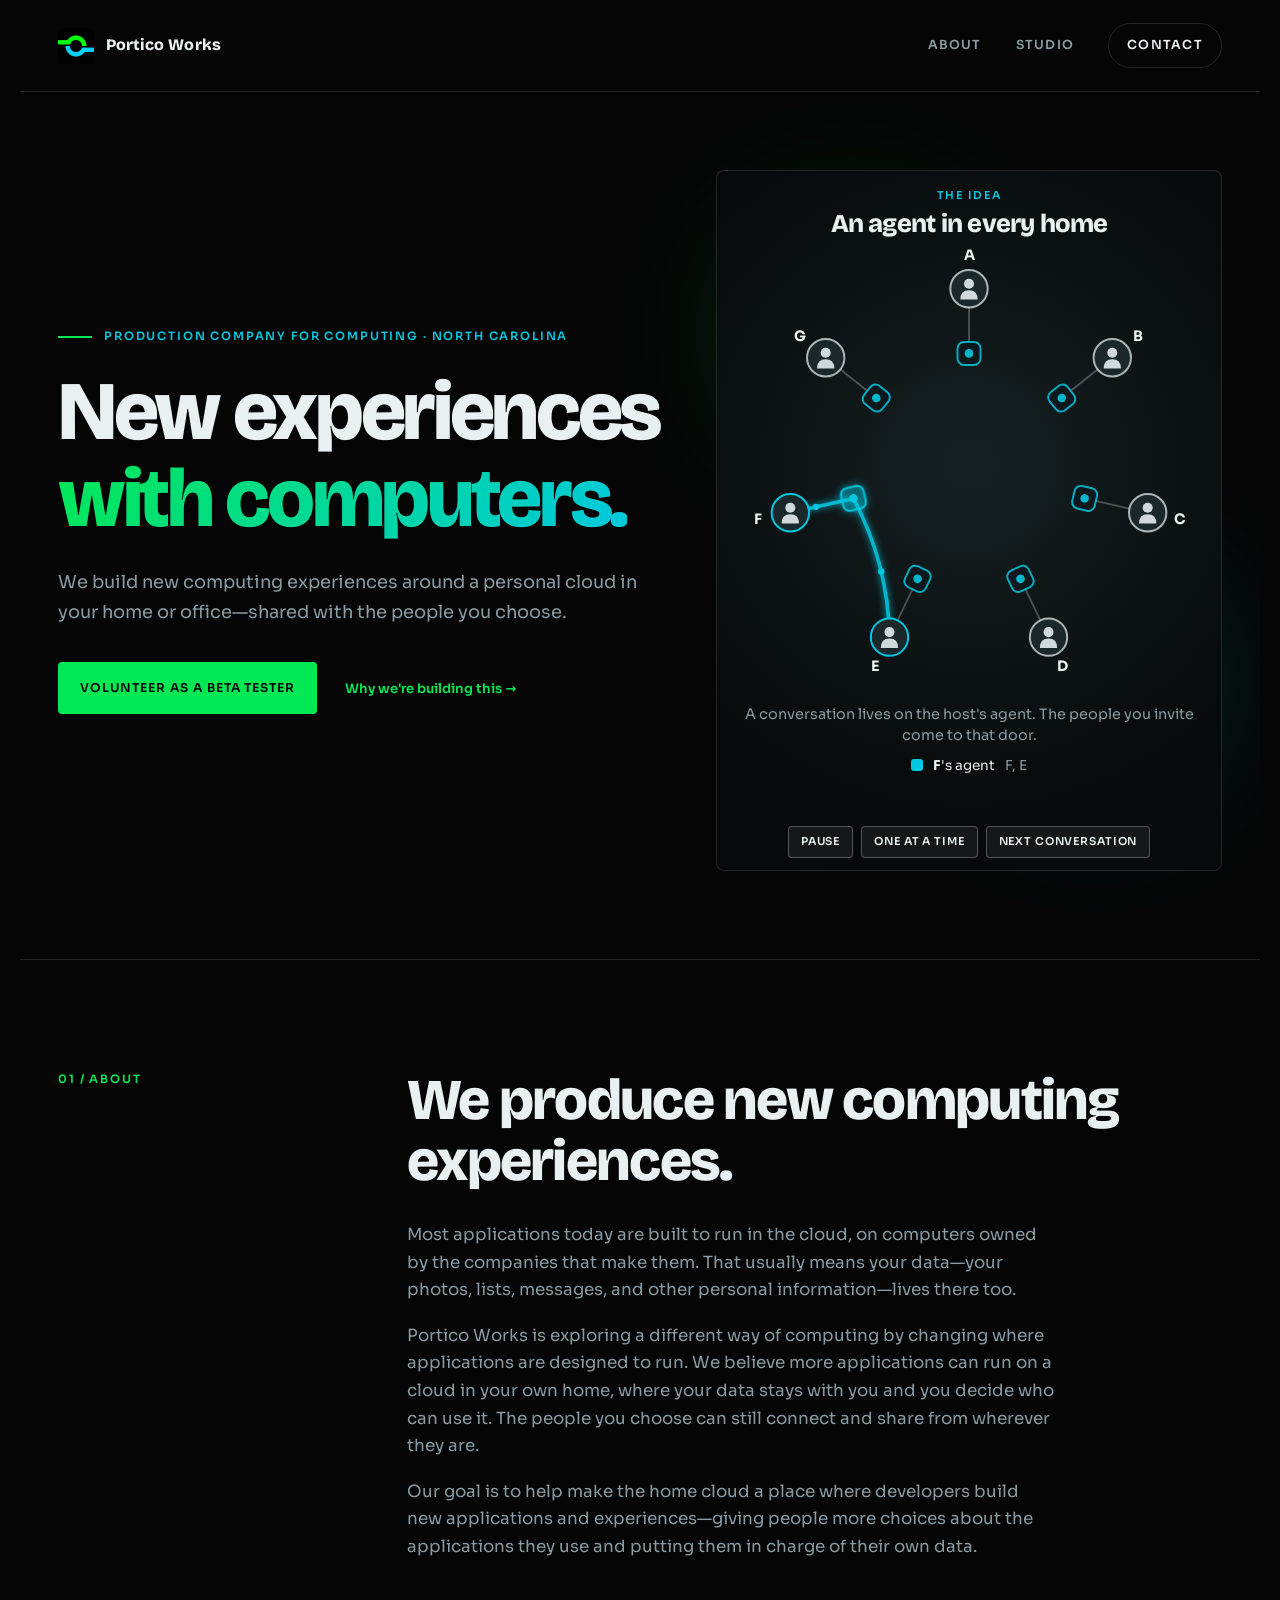
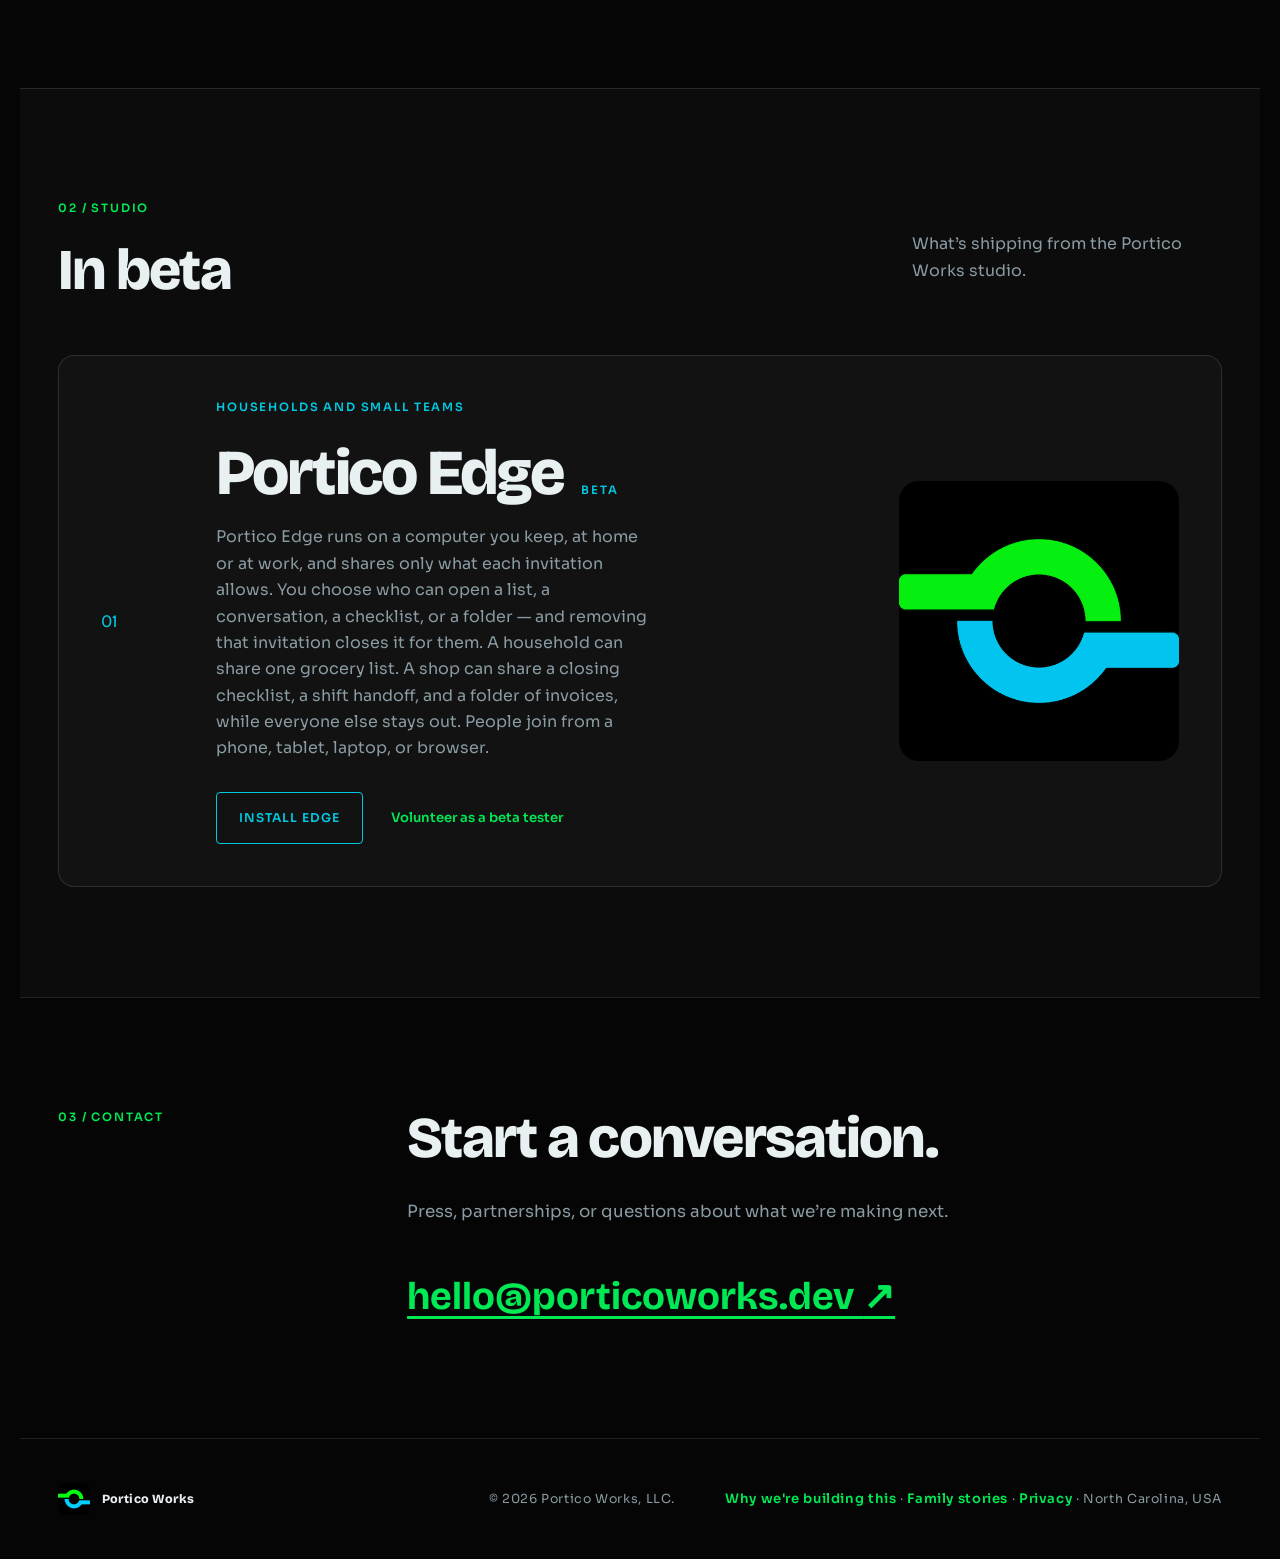
<file: index.html>
<!doctype html>
<html lang="en">
  <head>
    <meta charset="utf-8">
    <meta name="viewport" content="width=device-width, initial-scale=1">
    <meta name="description" content="Portico Works builds new computing experiences around a personal cloud in your home or office—shared with the people you choose.">
    <meta name="theme-color" content="#050505">
    <meta property="og:title" content="Portico Works">
    <meta property="og:description" content="Portico Works builds new computing experiences around a personal cloud in your home or office—shared with the people you choose.">
    <meta property="og:type" content="website">
    <meta property="og:url" content="https://porticoworks.dev/">
    <meta property="og:image" content="https://porticoworks.dev/logo.png">
    <title>Portico Works — New experiences with computers</title>
    <script>
      (function () {
        var host = location.hostname.toLowerCase();
        if (host === "delete-me.porticoworks.dev") {
          location.replace("/delete-me.html");
        } else if (host === "delete-my-data.porticoworks.dev") {
          location.replace("/delete-my-data.html");
        }
      })();
    </script>
    <link rel="icon" href="favicon-32.png" type="image/png" sizes="32x32">
    <link rel="icon" href="favicon-16.png" type="image/png" sizes="16x16">
    <link rel="icon" href="favicon.png" type="image/png">
    <link rel="apple-touch-icon" href="apple-touch-icon.png" sizes="180x180">
    <link rel="stylesheet" href="styles.css">
    <link rel="preconnect" href="https://fonts.googleapis.com">
    <link rel="preconnect" href="https://fonts.gstatic.com" crossorigin>
    <link href="https://fonts.googleapis.com/css2?family=Bricolage+Grotesque:opsz,wght@12..96,600;12..96,800&family=Sora:wght@400;500;600&display=swap" rel="stylesheet">
  </head>
  <body>
    <header class="site-header">
      <a class="wordmark" href="#top" aria-label="Portico Works home">
        <img class="brand-logo" src="logo.png" width="36" height="36" alt="">
        <span>Portico Works</span>
      </a>
      <nav aria-label="Main navigation">
        <a href="#about">About</a>
        <a href="#studio">Studio</a>
        <a class="nav-contact" href="#contact">Contact</a>
      </nav>
    </header>

    <main id="top">
      <section class="hero" aria-labelledby="hero-title">
        <div class="hero-copy">
          <p class="eyebrow">Production company for computing · North Carolina</p>
          <h1 id="hero-title">New experiences<br><em>with computers.</em></h1>
          <p class="lede">
            We build new computing experiences around a personal cloud in your home or
            office—shared with the people you choose.
          </p>
          <div class="hero-actions">
            <a class="button button-primary" href="https://web.porticoworks.dev/beta/">
              Volunteer as a beta tester
            </a>
            <a class="text-link" href="https://porticonow.com/">Why we're building this →</a>
          </div>
        </div>
        <div class="hero-art" data-agents-diagram>
          <div class="hero-glow hero-glow-green"></div>
          <div class="hero-glow hero-glow-cyan"></div>
          <div class="agents-panel">
            <p class="agents-kicker">The idea</p>
            <h2 class="agents-title">An agent in every home</h2>
            <svg viewBox="-320 -320 640 640" role="img"
                 aria-label="Seven people in a circle, each with their own agent. Colored conversations connect invited people to one host's agent.">
              <defs>
                <filter id="agents-glow" filterUnits="userSpaceOnUse" x="-340" y="-340" width="680" height="680">
                  <feGaussianBlur stdDeviation="5" result="b"/>
                  <feMerge><feMergeNode in="b"/><feMergeNode in="SourceGraphic"/></feMerge>
                </filter>
              </defs>
            </svg>
            <p class="agents-note">A conversation lives on the host's agent. The people you invite come to that door.</p>
            <div class="agents-legend" aria-live="polite"></div>
            <div class="agents-controls">
              <button type="button" data-action="pause" aria-pressed="false">Pause</button>
              <button type="button" data-action="single" aria-pressed="false">One at a time</button>
              <button type="button" data-action="step">Next conversation</button>
            </div>
          </div>
        </div>
      </section>

      <section class="about" id="about" aria-labelledby="about-title">
        <p class="section-number">01 / About</p>
        <div>
          <h2 id="about-title">We produce new computing experiences.</h2>
          <p>
            Most applications today are built to run in the cloud, on computers owned by the companies that make them.
            That usually means your data—your photos, lists, messages, and other personal information—lives there too.
          </p>
          <p>
            Portico Works is exploring a different way of computing by changing where applications are designed to run.
            We believe more applications can run on a cloud in your own home, where your data stays with you and you
            decide who can use it. The people you choose can still connect and share from wherever they are.
          </p>
          <p>
            Our goal is to help make the home cloud a place where developers build new applications and
            experiences—giving people more choices about the applications they use and putting them in charge of
            their own data.
          </p>
        </div>
      </section>

      <section class="products" id="studio" aria-labelledby="studio-title">
        <div class="section-heading">
          <div>
            <p class="section-number">02 / Studio</p>
            <h2 id="studio-title">In beta</h2>
          </div>
          <p>What’s shipping from the Portico Works studio.</p>
        </div>

        <article class="product-card">
          <div class="product-index">01</div>
          <div class="product-content">
            <p class="product-label">Households and small teams</p>
            <div class="product-title-row">
              <h3>Portico Edge</h3>
              <span class="coming-soon-badge">Beta</span>
            </div>
            <p>
              Portico Edge runs on a computer you keep, at home or at work, and shares only what each invitation allows. You choose who can open a list, a conversation, a checklist, or a folder — and removing that invitation closes it for them. A household can share one grocery list. A shop can share a closing checklist, a shift handoff, and a folder of invoices, while everyone else stays out. People join from a phone, tablet, laptop, or browser.
            </p>
            <div class="product-actions">
              <a class="button button-light" href="https://web.porticoworks.dev/get-started/#install-edge">Install Edge</a>
              <a class="text-link" href="https://web.porticoworks.dev/beta/">Volunteer as a beta tester</a>
            </div>
          </div>
          <img class="product-logo" src="logo.png" width="280" height="280" alt="" aria-hidden="true">
        </article>
      </section>

      <section class="contact" id="contact" aria-labelledby="contact-title">
        <p class="section-number">03 / Contact</p>
        <div>
          <h2 id="contact-title">Start a conversation.</h2>
          <p>Press, partnerships, or questions about what we’re making next.</p>
          <a class="contact-link" href="mailto:hello@porticoworks.dev">hello@porticoworks.dev <span aria-hidden="true">↗</span></a>
        </div>
      </section>
    </main>

    <footer>
      <a class="wordmark wordmark-footer" href="#top">
        <img class="brand-logo" src="logo.png" width="32" height="32" alt="">
        <span>Portico Works</span>
      </a>
      <p>© <span id="year">2026</span> Portico Works, LLC.</p>
      <p><a class="text-link" href="https://porticonow.com/">Why we're building this</a> · <a class="text-link" href="https://ourportico.com/">Family stories</a> · <a class="text-link" href="/privacy">Privacy</a> · North Carolina, USA</p>
    </footer>

    <script>document.getElementById('year').textContent = new Date().getFullYear();</script>
    <script src="diagram/agents.js" defer></script>
  </body>
</html>
</file>
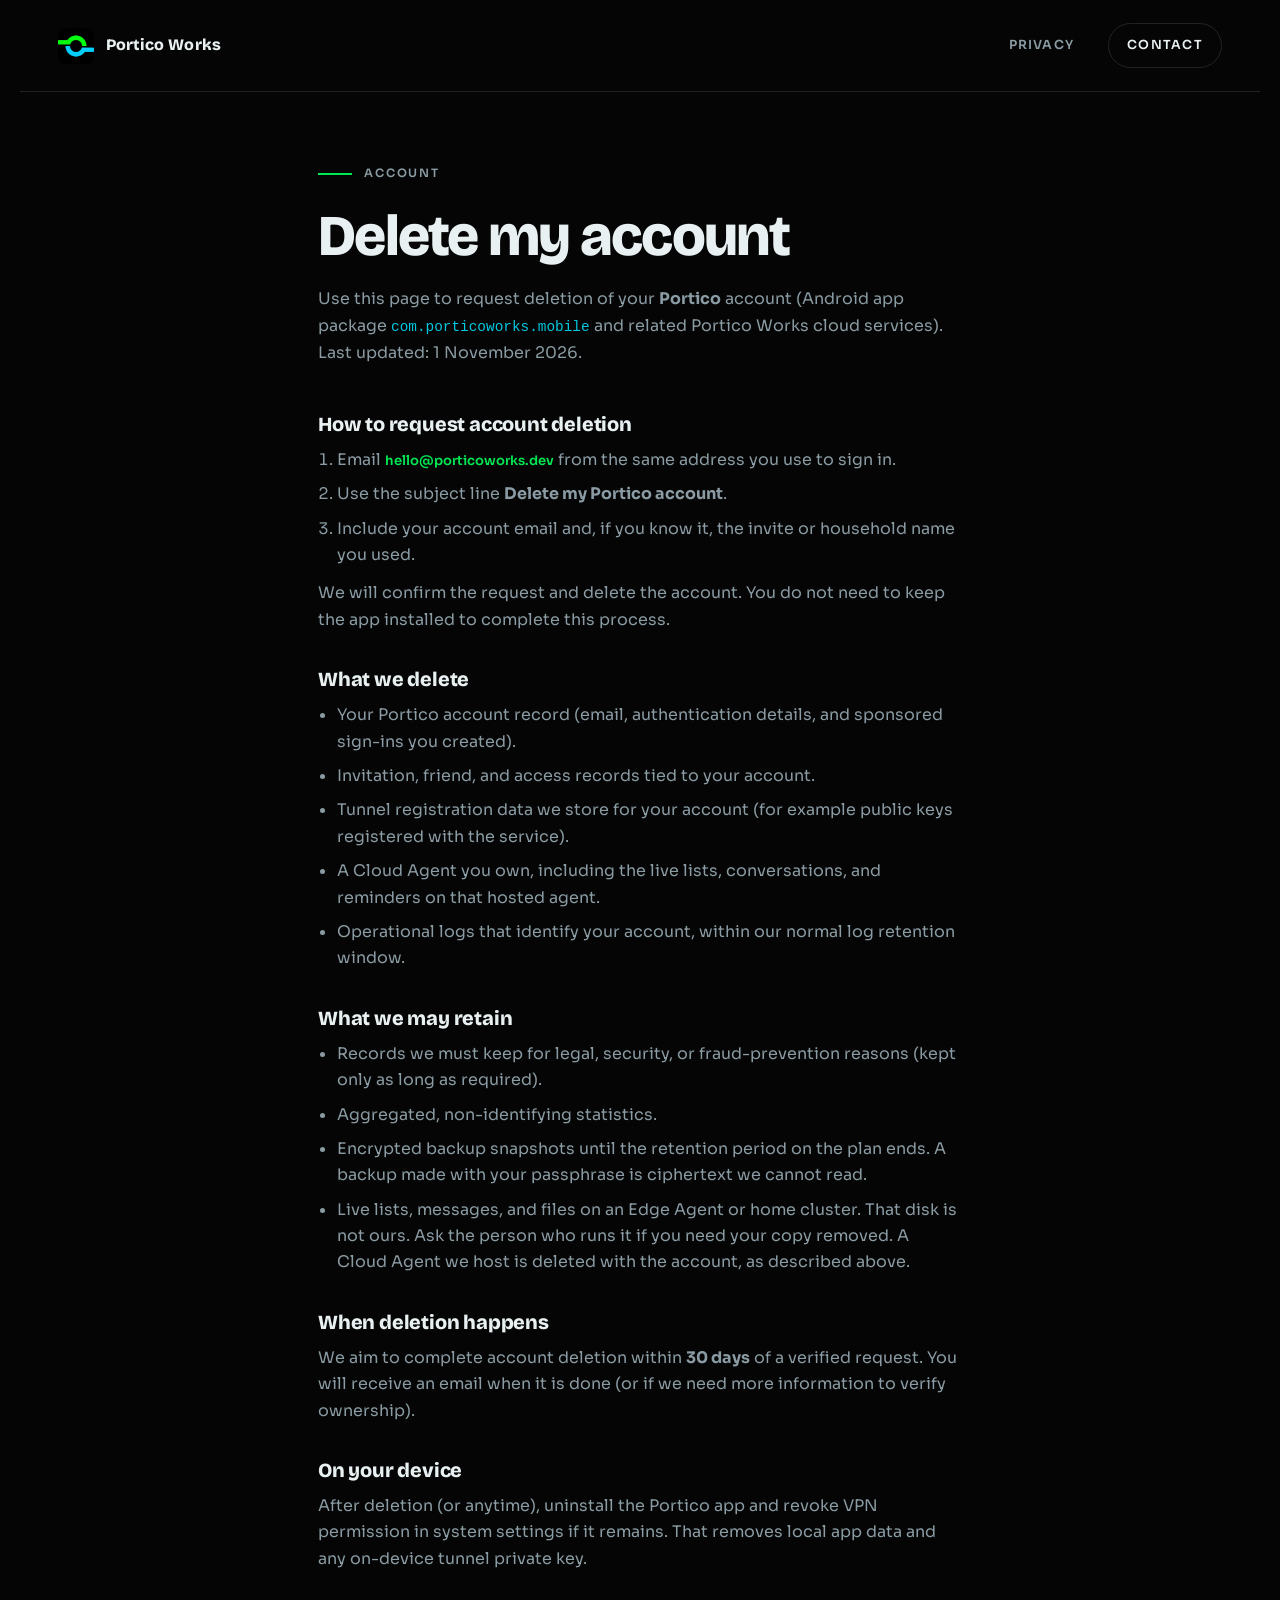
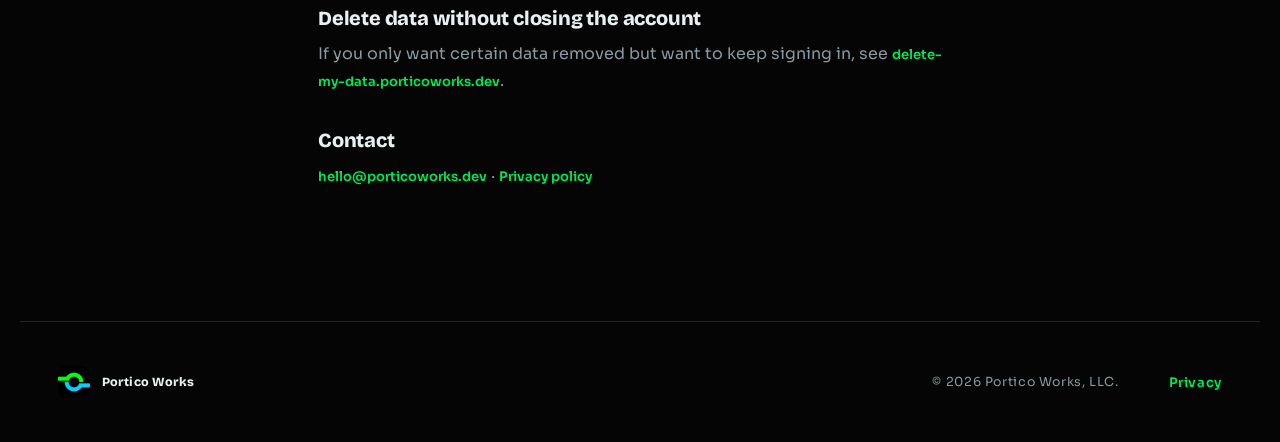
<file: delete-me.html>
<!doctype html>
<html lang="en">
  <head>
    <meta charset="utf-8">
    <meta name="viewport" content="width=device-width, initial-scale=1">
    <meta name="description" content="How to delete your Portico account with Portico Works.">
    <meta name="theme-color" content="#050505">
    <title>Delete my account — Portico Works</title>
    <link rel="icon" href="favicon-32.png" type="image/png" sizes="32x32">
    <link rel="icon" href="logo.png" type="image/png">
    <link rel="stylesheet" href="styles.css">
    <link rel="preconnect" href="https://fonts.googleapis.com">
    <link rel="preconnect" href="https://fonts.gstatic.com" crossorigin>
    <link href="https://fonts.googleapis.com/css2?family=Bricolage+Grotesque:opsz,wght@12..96,600;12..96,800&family=Sora:wght@400;500;600&display=swap" rel="stylesheet">
  </head>
  <body>
    <header class="site-header">
      <a class="wordmark" href="https://porticoworks.dev/" aria-label="Portico Works home">
        <img class="brand-logo" src="logo.png" width="36" height="36" alt="">
        <span>Portico Works</span>
      </a>
      <nav aria-label="Main navigation">
        <a href="https://porticoworks.dev/privacy">Privacy</a>
        <a class="nav-contact" href="mailto:hello@porticoworks.dev">Contact</a>
      </nav>
    </header>

    <main class="legal-page" id="top">
      <p class="eyebrow">Account</p>
      <h1>Delete my account</h1>
      <p class="legal-lede">
        Use this page to request deletion of your <strong>Portico</strong> account
        (Android app package <code>com.porticoworks.mobile</code> and related Portico Works cloud services).
        Last updated: 1 November 2026.
      </p>

      <section aria-labelledby="steps-title">
        <h2 id="steps-title">How to request account deletion</h2>
        <ol>
          <li>Email <a class="text-link" href="mailto:hello@porticoworks.dev?subject=Delete%20my%20Portico%20account">hello@porticoworks.dev</a> from the same address you use to sign in.</li>
          <li>Use the subject line <strong>Delete my Portico account</strong>.</li>
          <li>Include your account email and, if you know it, the invite or household name you used.</li>
        </ol>
        <p>We will confirm the request and delete the account. You do not need to keep the app installed to complete this process.</p>
      </section>

      <section aria-labelledby="what-title">
        <h2 id="what-title">What we delete</h2>
        <ul>
          <li>Your Portico account record (email, authentication details, and sponsored sign-ins you created).</li>
          <li>Invitation, friend, and access records tied to your account.</li>
          <li>Tunnel registration data we store for your account (for example public keys registered with the service).</li>
          <li>A Cloud Agent you own, including the live lists, conversations, and reminders on that hosted agent.</li>
          <li>Operational logs that identify your account, within our normal log retention window.</li>
        </ul>
      </section>

      <section aria-labelledby="keep-title">
        <h2 id="keep-title">What we may retain</h2>
        <ul>
          <li>Records we must keep for legal, security, or fraud-prevention reasons (kept only as long as required).</li>
          <li>Aggregated, non-identifying statistics.</li>
          <li>Encrypted backup snapshots until the retention period on the plan ends. A backup made with your passphrase is ciphertext we cannot read.</li>
          <li>Live lists, messages, and files on an Edge Agent or home cluster. That disk is not ours. Ask the person who runs it if you need your copy removed. A Cloud Agent we host is deleted with the account, as described above.</li>
        </ul>
      </section>

      <section aria-labelledby="when-title">
        <h2 id="when-title">When deletion happens</h2>
        <p>We aim to complete account deletion within <strong>30 days</strong> of a verified request. You will receive an email when it is done (or if we need more information to verify ownership).</p>
      </section>

      <section aria-labelledby="app-title">
        <h2 id="app-title">On your device</h2>
        <p>After deletion (or anytime), uninstall the Portico app and revoke VPN permission in system settings if it remains. That removes local app data and any on-device tunnel private key.</p>
      </section>

      <section aria-labelledby="data-title">
        <h2 id="data-title">Delete data without closing the account</h2>
        <p>If you only want certain data removed but want to keep signing in, see
          <a class="text-link" href="https://delete-my-data.porticoworks.dev/">delete-my-data.porticoworks.dev</a>.</p>
      </section>

      <section aria-labelledby="contact-title">
        <h2 id="contact-title">Contact</h2>
        <p><a class="text-link" href="mailto:hello@porticoworks.dev">hello@porticoworks.dev</a> ·
          <a class="text-link" href="https://porticoworks.dev/privacy">Privacy policy</a></p>
      </section>
    </main>

    <footer>
      <a class="wordmark wordmark-footer" href="https://porticoworks.dev/">
        <img class="brand-logo" src="logo.png" width="32" height="32" alt="">
        <span>Portico Works</span>
      </a>
      <p>© <span id="year">2026</span> Portico Works, LLC.</p>
      <p><a class="text-link" href="https://porticoworks.dev/privacy">Privacy</a></p>
    </footer>
    <script>document.getElementById('year').textContent = new Date().getFullYear();</script>
  </body>
</html>
</file>
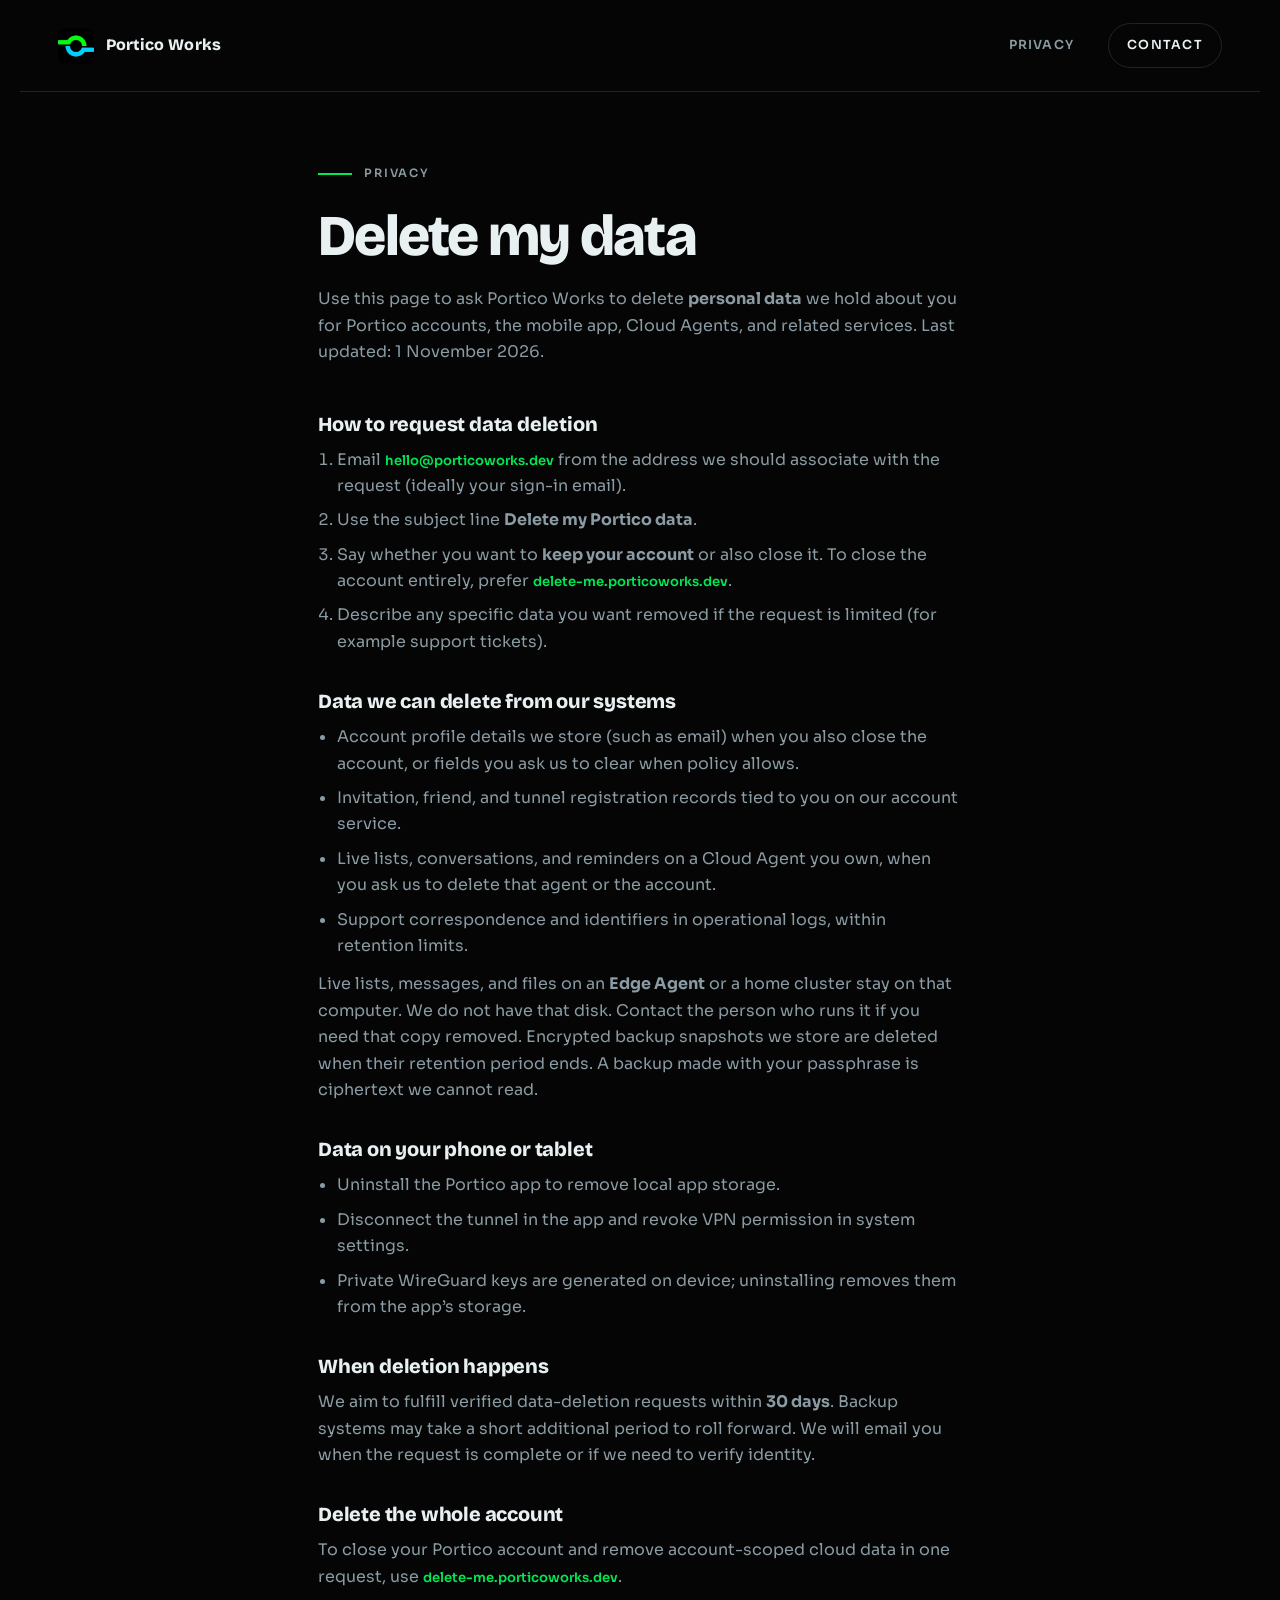
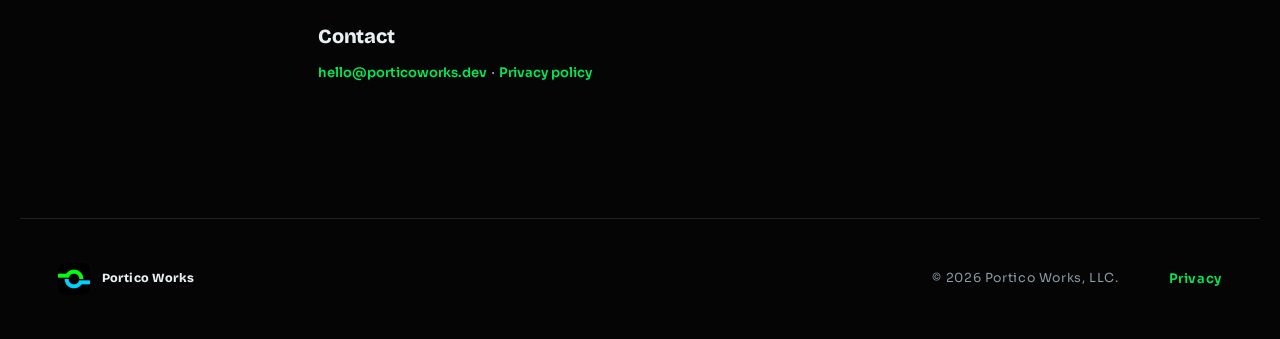
<file: delete-my-data.html>
<!doctype html>
<html lang="en">
  <head>
    <meta charset="utf-8">
    <meta name="viewport" content="width=device-width, initial-scale=1">
    <meta name="description" content="How to request deletion of your personal data held by Portico Works.">
    <meta name="theme-color" content="#050505">
    <title>Delete my data — Portico Works</title>
    <link rel="icon" href="favicon-32.png" type="image/png" sizes="32x32">
    <link rel="icon" href="logo.png" type="image/png">
    <link rel="stylesheet" href="styles.css">
    <link rel="preconnect" href="https://fonts.googleapis.com">
    <link rel="preconnect" href="https://fonts.gstatic.com" crossorigin>
    <link href="https://fonts.googleapis.com/css2?family=Bricolage+Grotesque:opsz,wght@12..96,600;12..96,800&family=Sora:wght@400;500;600&display=swap" rel="stylesheet">
  </head>
  <body>
    <header class="site-header">
      <a class="wordmark" href="https://porticoworks.dev/" aria-label="Portico Works home">
        <img class="brand-logo" src="logo.png" width="36" height="36" alt="">
        <span>Portico Works</span>
      </a>
      <nav aria-label="Main navigation">
        <a href="https://porticoworks.dev/privacy">Privacy</a>
        <a class="nav-contact" href="mailto:hello@porticoworks.dev">Contact</a>
      </nav>
    </header>

    <main class="legal-page" id="top">
      <p class="eyebrow">Privacy</p>
      <h1>Delete my data</h1>
      <p class="legal-lede">
        Use this page to ask Portico Works to delete <strong>personal data</strong> we hold about you
        for Portico accounts, the mobile app, Cloud Agents, and related services. Last updated: 1 November 2026.
      </p>

      <section aria-labelledby="steps-title">
        <h2 id="steps-title">How to request data deletion</h2>
        <ol>
          <li>Email <a class="text-link" href="mailto:hello@porticoworks.dev?subject=Delete%20my%20Portico%20data">hello@porticoworks.dev</a> from the address we should associate with the request (ideally your sign-in email).</li>
          <li>Use the subject line <strong>Delete my Portico data</strong>.</li>
          <li>Say whether you want to <strong>keep your account</strong> or also close it. To close the account entirely, prefer
            <a class="text-link" href="https://delete-me.porticoworks.dev/">delete-me.porticoworks.dev</a>.</li>
          <li>Describe any specific data you want removed if the request is limited (for example support tickets).</li>
        </ol>
      </section>

      <section aria-labelledby="what-title">
        <h2 id="what-title">Data we can delete from our systems</h2>
        <ul>
          <li>Account profile details we store (such as email) when you also close the account, or fields you ask us to clear when policy allows.</li>
          <li>Invitation, friend, and tunnel registration records tied to you on our account service.</li>
          <li>Live lists, conversations, and reminders on a Cloud Agent you own, when you ask us to delete that agent or the account.</li>
          <li>Support correspondence and identifiers in operational logs, within retention limits.</li>
        </ul>
        <p>Live lists, messages, and files on an <strong>Edge Agent</strong> or a home cluster stay on that computer. We do not have that disk. Contact the person who runs it if you need that copy removed. Encrypted backup snapshots we store are deleted when their retention period ends. A backup made with your passphrase is ciphertext we cannot read.</p>
      </section>

      <section aria-labelledby="device-title">
        <h2 id="device-title">Data on your phone or tablet</h2>
        <ul>
          <li>Uninstall the Portico app to remove local app storage.</li>
          <li>Disconnect the tunnel in the app and revoke VPN permission in system settings.</li>
          <li>Private WireGuard keys are generated on device; uninstalling removes them from the app’s storage.</li>
        </ul>
      </section>

      <section aria-labelledby="when-title">
        <h2 id="when-title">When deletion happens</h2>
        <p>We aim to fulfill verified data-deletion requests within <strong>30 days</strong>. Backup systems may take a short additional period to roll forward. We will email you when the request is complete or if we need to verify identity.</p>
      </section>

      <section aria-labelledby="account-title">
        <h2 id="account-title">Delete the whole account</h2>
        <p>To close your Portico account and remove account-scoped cloud data in one request, use
          <a class="text-link" href="https://delete-me.porticoworks.dev/">delete-me.porticoworks.dev</a>.</p>
      </section>

      <section aria-labelledby="contact-title">
        <h2 id="contact-title">Contact</h2>
        <p><a class="text-link" href="mailto:hello@porticoworks.dev">hello@porticoworks.dev</a> ·
          <a class="text-link" href="https://porticoworks.dev/privacy">Privacy policy</a></p>
      </section>
    </main>

    <footer>
      <a class="wordmark wordmark-footer" href="https://porticoworks.dev/">
        <img class="brand-logo" src="logo.png" width="32" height="32" alt="">
        <span>Portico Works</span>
      </a>
      <p>© <span id="year">2026</span> Portico Works, LLC.</p>
      <p><a class="text-link" href="https://porticoworks.dev/privacy">Privacy</a></p>
    </footer>
    <script>document.getElementById('year').textContent = new Date().getFullYear();</script>
  </body>
</html>
</file>
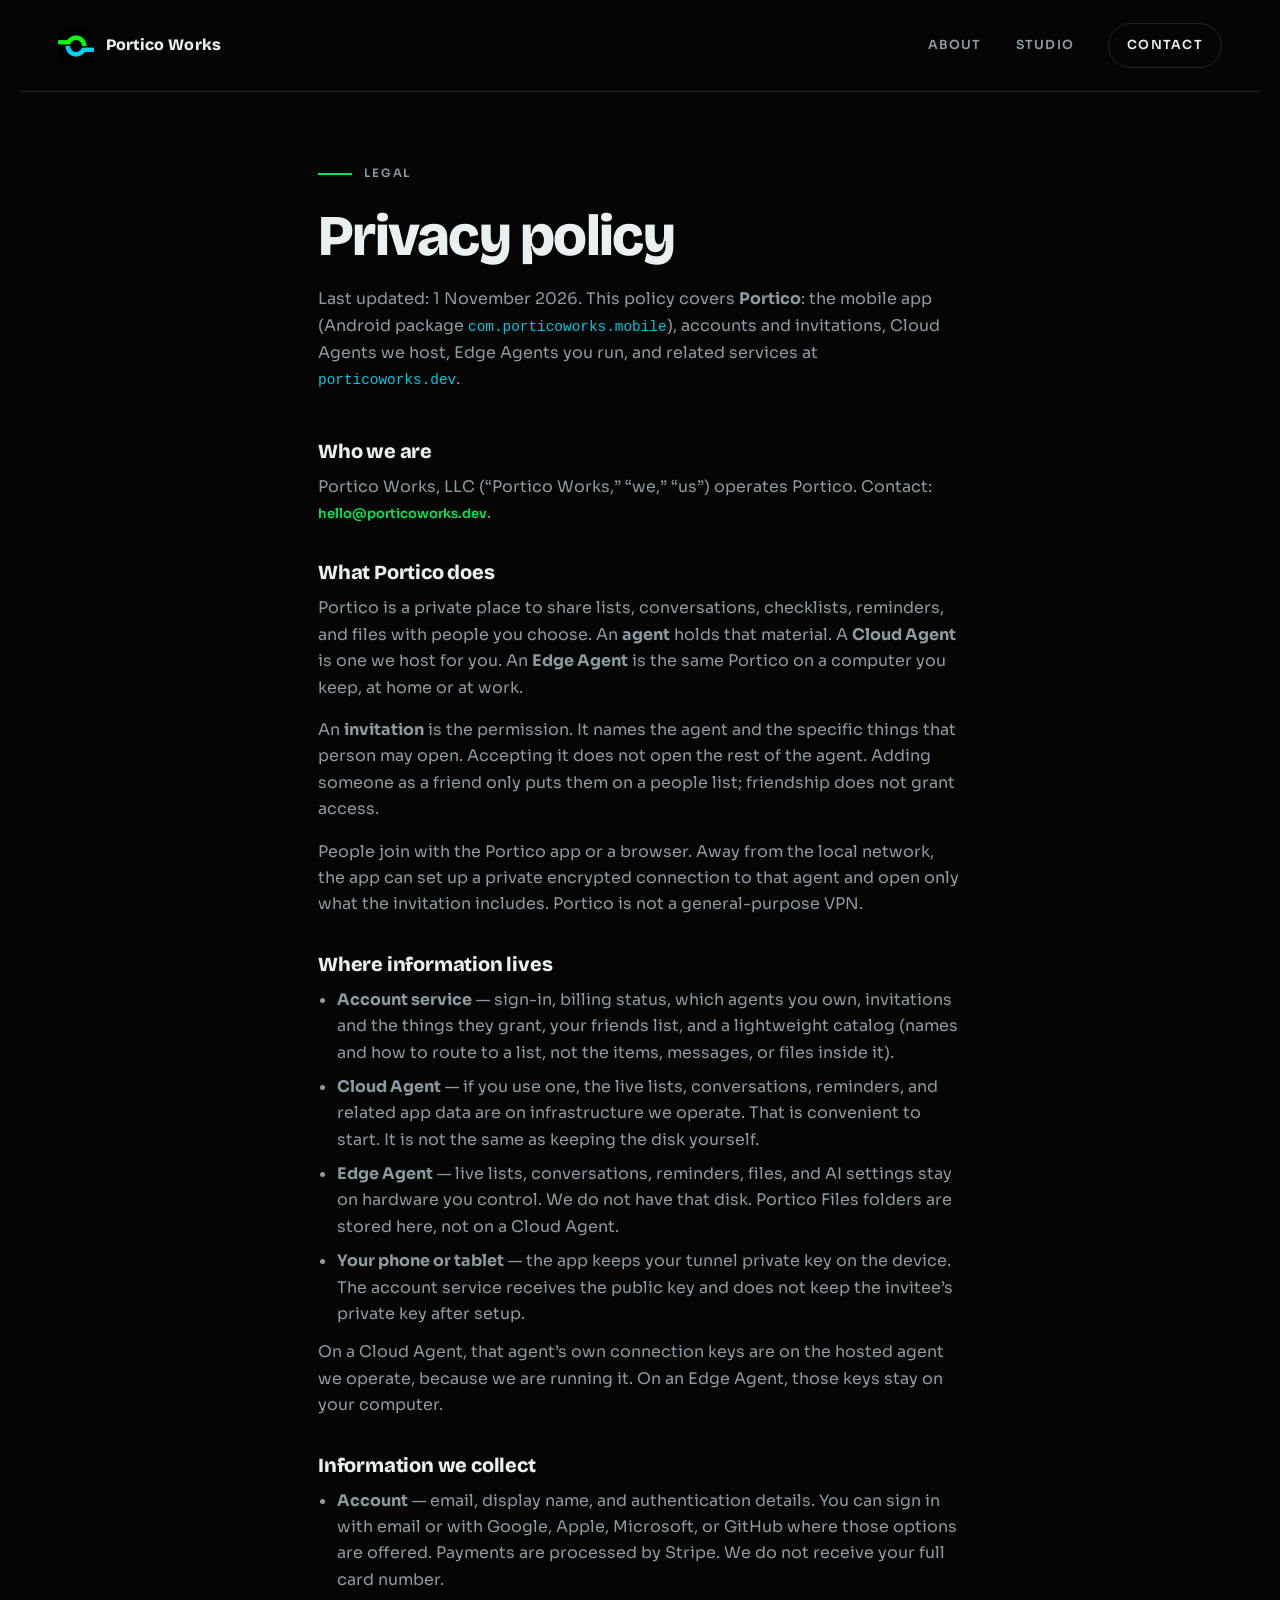
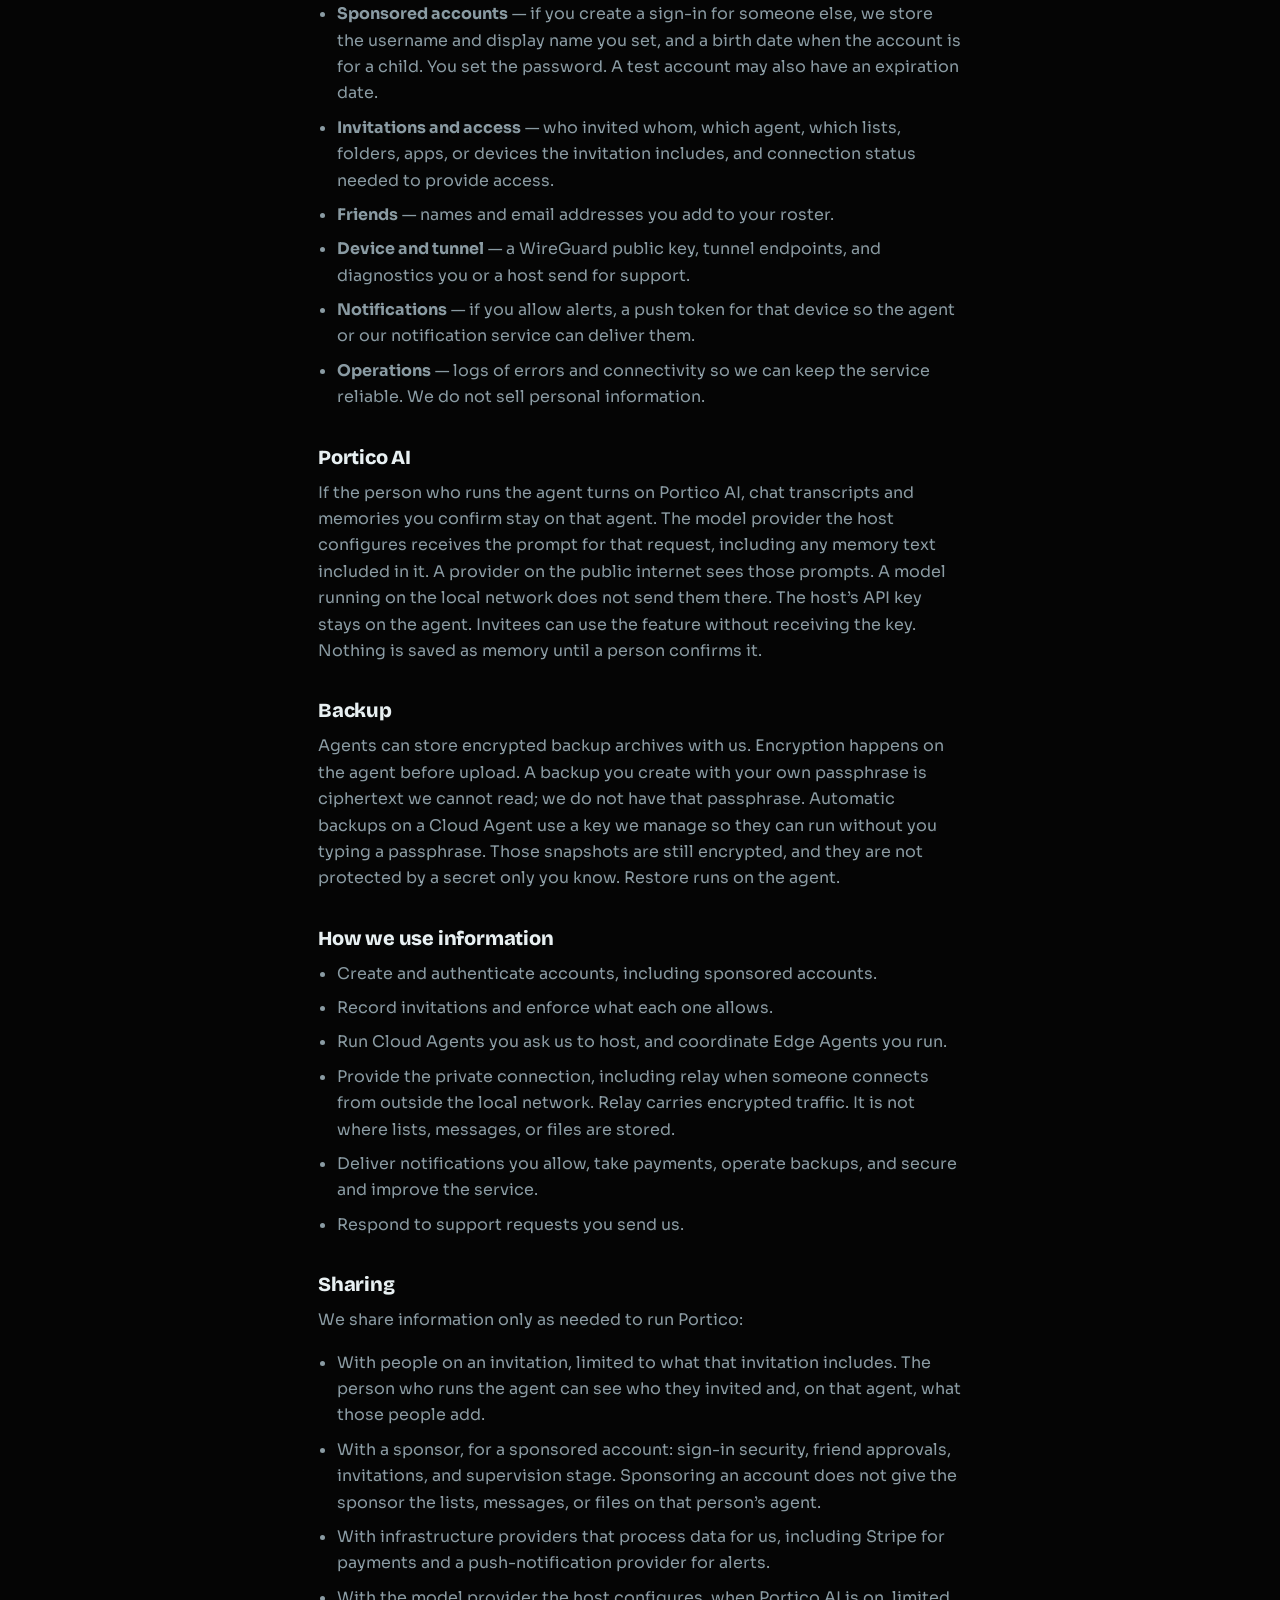
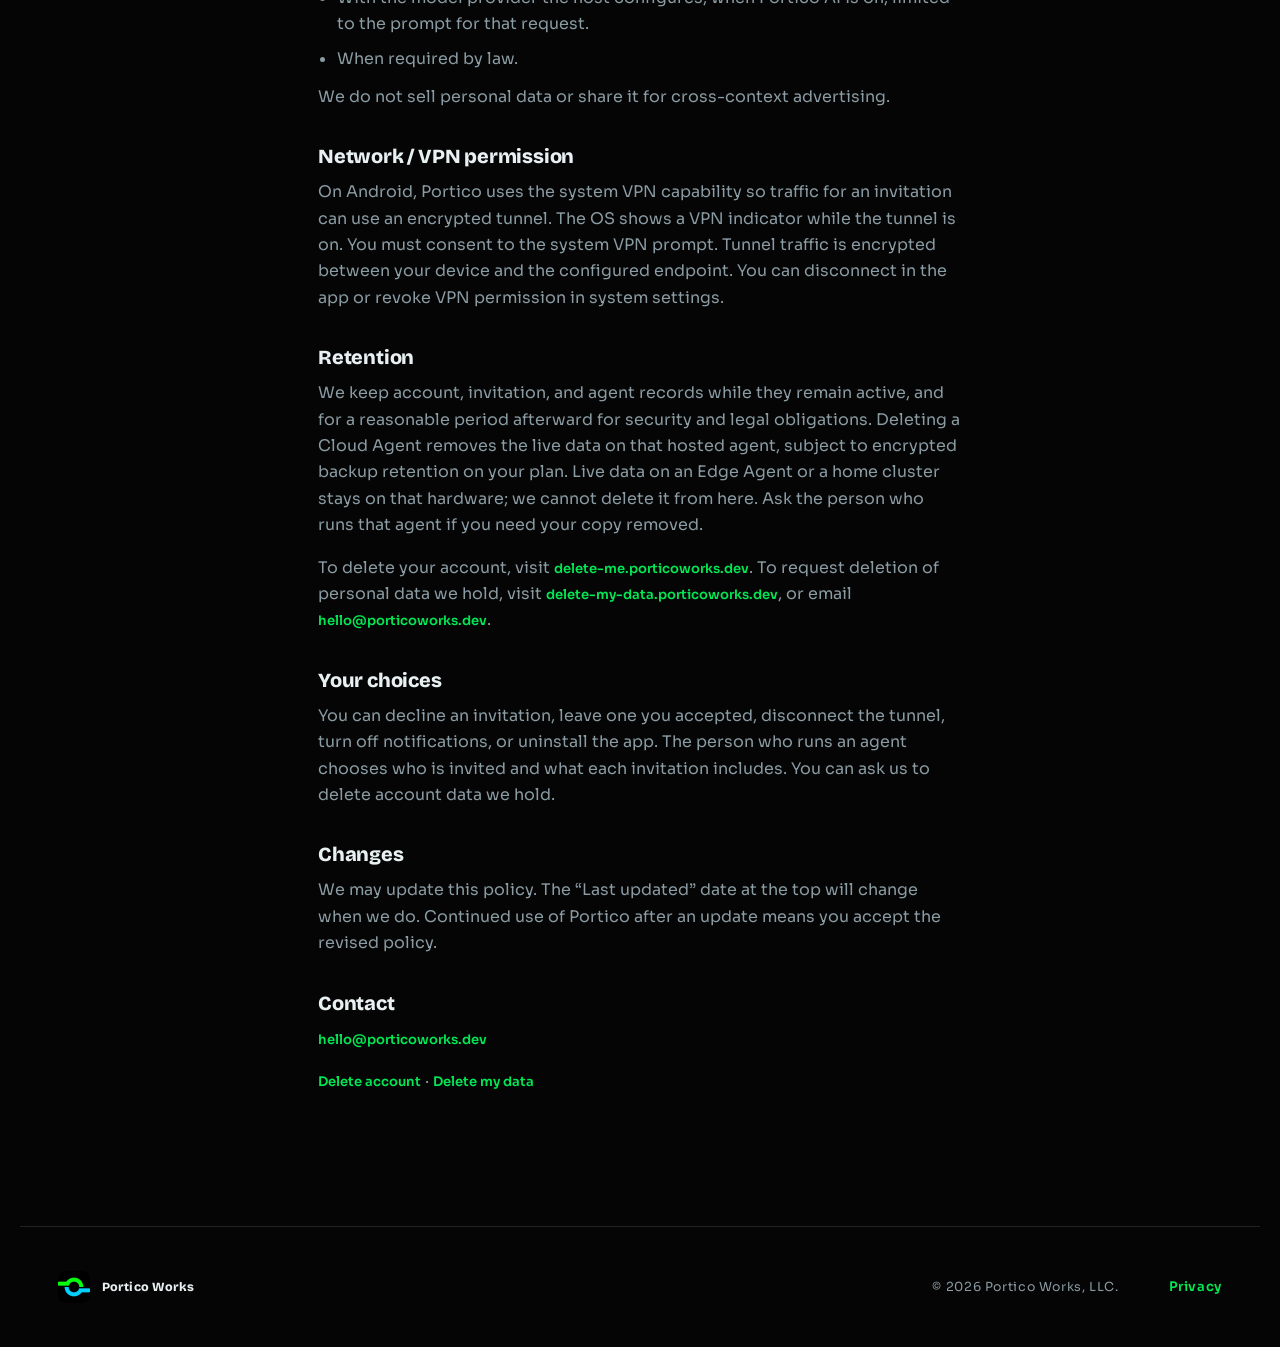
<file: privacy.html>
<!doctype html>
<html lang="en">
  <head>
    <meta charset="utf-8">
    <meta name="viewport" content="width=device-width, initial-scale=1">
    <meta name="description" content="Privacy policy for Portico: accounts, invitations, the mobile app, Cloud Agents, and Edge Agents.">
    <meta name="theme-color" content="#050505">
    <title>Privacy — Portico Works</title>
    <link rel="icon" href="favicon-32.png" type="image/png" sizes="32x32">
    <link rel="icon" href="favicon-16.png" type="image/png" sizes="16x16">
    <link rel="icon" href="favicon.png" type="image/png">
    <link rel="apple-touch-icon" href="apple-touch-icon.png" sizes="180x180">
    <link rel="stylesheet" href="styles.css">
    <link rel="preconnect" href="https://fonts.googleapis.com">
    <link rel="preconnect" href="https://fonts.gstatic.com" crossorigin>
    <link href="https://fonts.googleapis.com/css2?family=Bricolage+Grotesque:opsz,wght@12..96,600;12..96,800&family=Sora:wght@400;500;600&display=swap" rel="stylesheet">
  </head>
  <body>
    <header class="site-header">
      <a class="wordmark" href="/" aria-label="Portico Works home">
        <img class="brand-logo" src="logo.png" width="36" height="36" alt="">
        <span>Portico Works</span>
      </a>
      <nav aria-label="Main navigation">
        <a href="/#about">About</a>
        <a href="/#studio">Studio</a>
        <a class="nav-contact" href="/#contact">Contact</a>
      </nav>
    </header>

    <main class="legal-page" id="top">
      <p class="eyebrow">Legal</p>
      <h1>Privacy policy</h1>
      <p class="legal-lede">Last updated: 1 November 2026. This policy covers <strong>Portico</strong>: the mobile app (Android package <code>com.porticoworks.mobile</code>), accounts and invitations, Cloud Agents we host, Edge Agents you run, and related services at <code>porticoworks.dev</code>.</p>

      <section aria-labelledby="who-title">
        <h2 id="who-title">Who we are</h2>
        <p>Portico Works, LLC (“Portico Works,” “we,” “us”) operates Portico. Contact: <a class="text-link" href="mailto:hello@porticoworks.dev">hello@porticoworks.dev</a>.</p>
      </section>

      <section aria-labelledby="what-title">
        <h2 id="what-title">What Portico does</h2>
        <p>Portico is a private place to share lists, conversations, checklists, reminders, and files with people you choose. An <strong>agent</strong> holds that material. A <strong>Cloud Agent</strong> is one we host for you. An <strong>Edge Agent</strong> is the same Portico on a computer you keep, at home or at work.</p>
        <p>An <strong>invitation</strong> is the permission. It names the agent and the specific things that person may open. Accepting it does not open the rest of the agent. Adding someone as a friend only puts them on a people list; friendship does not grant access.</p>
        <p>People join with the Portico app or a browser. Away from the local network, the app can set up a private encrypted connection to that agent and open only what the invitation includes. Portico is not a general-purpose VPN.</p>
      </section>

      <section aria-labelledby="where-title">
        <h2 id="where-title">Where information lives</h2>
        <ul>
          <li><strong>Account service</strong> — sign-in, billing status, which agents you own, invitations and the things they grant, your friends list, and a lightweight catalog (names and how to route to a list, not the items, messages, or files inside it).</li>
          <li><strong>Cloud Agent</strong> — if you use one, the live lists, conversations, reminders, and related app data are on infrastructure we operate. That is convenient to start. It is not the same as keeping the disk yourself.</li>
          <li><strong>Edge Agent</strong> — live lists, conversations, reminders, files, and AI settings stay on hardware you control. We do not have that disk. Portico Files folders are stored here, not on a Cloud Agent.</li>
          <li><strong>Your phone or tablet</strong> — the app keeps your tunnel private key on the device. The account service receives the public key and does not keep the invitee’s private key after setup.</li>
        </ul>
        <p>On a Cloud Agent, that agent’s own connection keys are on the hosted agent we operate, because we are running it. On an Edge Agent, those keys stay on your computer.</p>
      </section>

      <section aria-labelledby="collect-title">
        <h2 id="collect-title">Information we collect</h2>
        <ul>
          <li><strong>Account</strong> — email, display name, and authentication details. You can sign in with email or with Google, Apple, Microsoft, or GitHub where those options are offered. Payments are processed by Stripe. We do not receive your full card number.</li>
          <li><strong>Sponsored accounts</strong> — if you create a sign-in for someone else, we store the username and display name you set, and a birth date when the account is for a child. You set the password. A test account may also have an expiration date.</li>
          <li><strong>Invitations and access</strong> — who invited whom, which agent, which lists, folders, apps, or devices the invitation includes, and connection status needed to provide access.</li>
          <li><strong>Friends</strong> — names and email addresses you add to your roster.</li>
          <li><strong>Device and tunnel</strong> — a WireGuard public key, tunnel endpoints, and diagnostics you or a host send for support.</li>
          <li><strong>Notifications</strong> — if you allow alerts, a push token for that device so the agent or our notification service can deliver them.</li>
          <li><strong>Operations</strong> — logs of errors and connectivity so we can keep the service reliable. We do not sell personal information.</li>
        </ul>
      </section>

      <section aria-labelledby="ai-title">
        <h2 id="ai-title">Portico AI</h2>
        <p>If the person who runs the agent turns on Portico AI, chat transcripts and memories you confirm stay on that agent. The model provider the host configures receives the prompt for that request, including any memory text included in it. A provider on the public internet sees those prompts. A model running on the local network does not send them there. The host’s API key stays on the agent. Invitees can use the feature without receiving the key. Nothing is saved as memory until a person confirms it.</p>
      </section>

      <section aria-labelledby="backup-title">
        <h2 id="backup-title">Backup</h2>
        <p>Agents can store encrypted backup archives with us. Encryption happens on the agent before upload. A backup you create with your own passphrase is ciphertext we cannot read; we do not have that passphrase. Automatic backups on a Cloud Agent use a key we manage so they can run without you typing a passphrase. Those snapshots are still encrypted, and they are not protected by a secret only you know. Restore runs on the agent.</p>
      </section>

      <section aria-labelledby="use-title">
        <h2 id="use-title">How we use information</h2>
        <ul>
          <li>Create and authenticate accounts, including sponsored accounts.</li>
          <li>Record invitations and enforce what each one allows.</li>
          <li>Run Cloud Agents you ask us to host, and coordinate Edge Agents you run.</li>
          <li>Provide the private connection, including relay when someone connects from outside the local network. Relay carries encrypted traffic. It is not where lists, messages, or files are stored.</li>
          <li>Deliver notifications you allow, take payments, operate backups, and secure and improve the service.</li>
          <li>Respond to support requests you send us.</li>
        </ul>
      </section>

      <section aria-labelledby="share-title">
        <h2 id="share-title">Sharing</h2>
        <p>We share information only as needed to run Portico:</p>
        <ul>
          <li>With people on an invitation, limited to what that invitation includes. The person who runs the agent can see who they invited and, on that agent, what those people add.</li>
          <li>With a sponsor, for a sponsored account: sign-in security, friend approvals, invitations, and supervision stage. Sponsoring an account does not give the sponsor the lists, messages, or files on that person’s agent.</li>
          <li>With infrastructure providers that process data for us, including Stripe for payments and a push-notification provider for alerts.</li>
          <li>With the model provider the host configures, when Portico AI is on, limited to the prompt for that request.</li>
          <li>When required by law.</li>
        </ul>
        <p>We do not sell personal data or share it for cross-context advertising.</p>
      </section>

      <section aria-labelledby="vpn-title">
        <h2 id="vpn-title">Network / VPN permission</h2>
        <p>On Android, Portico uses the system VPN capability so traffic for an invitation can use an encrypted tunnel. The OS shows a VPN indicator while the tunnel is on. You must consent to the system VPN prompt. Tunnel traffic is encrypted between your device and the configured endpoint. You can disconnect in the app or revoke VPN permission in system settings.</p>
      </section>

      <section aria-labelledby="retain-title">
        <h2 id="retain-title">Retention</h2>
        <p>We keep account, invitation, and agent records while they remain active, and for a reasonable period afterward for security and legal obligations. Deleting a Cloud Agent removes the live data on that hosted agent, subject to encrypted backup retention on your plan. Live data on an Edge Agent or a home cluster stays on that hardware; we cannot delete it from here. Ask the person who runs that agent if you need your copy removed.</p>
        <p>To delete your account, visit <a class="text-link" href="https://delete-me.porticoworks.dev/">delete-me.porticoworks.dev</a>. To request deletion of personal data we hold, visit <a class="text-link" href="https://delete-my-data.porticoworks.dev/">delete-my-data.porticoworks.dev</a>, or email <a class="text-link" href="mailto:hello@porticoworks.dev">hello@porticoworks.dev</a>.</p>
      </section>

      <section aria-labelledby="rights-title">
        <h2 id="rights-title">Your choices</h2>
        <p>You can decline an invitation, leave one you accepted, disconnect the tunnel, turn off notifications, or uninstall the app. The person who runs an agent chooses who is invited and what each invitation includes. You can ask us to delete account data we hold.</p>
      </section>

      <section aria-labelledby="changes-title">
        <h2 id="changes-title">Changes</h2>
        <p>We may update this policy. The “Last updated” date at the top will change when we do. Continued use of Portico after an update means you accept the revised policy.</p>
      </section>

      <section aria-labelledby="contact-title">
        <h2 id="contact-title">Contact</h2>
      <p><a class="text-link" href="mailto:hello@porticoworks.dev">hello@porticoworks.dev</a></p>
      <p style="margin-top: 12px">
        <a class="text-link" href="https://delete-me.porticoworks.dev/">Delete account</a>
        ·
        <a class="text-link" href="https://delete-my-data.porticoworks.dev/">Delete my data</a>
      </p>
      </section>
    </main>

    <footer>
      <a class="wordmark wordmark-footer" href="/">
        <img class="brand-logo" src="logo.png" width="32" height="32" alt="">
        <span>Portico Works</span>
      </a>
      <p>© <span id="year">2026</span> Portico Works, LLC.</p>
      <p><a class="text-link" href="/privacy">Privacy</a></p>
    </footer>

    <script>document.getElementById('year').textContent = new Date().getFullYear();</script>
  </body>
</html>
</file>
<file: styles.css>
:root {
  --ink: #e8f0f2;
  --muted: #8a9ba3;
  --deep: #050505;
  --surface: #0c0c0c;
  --panel: #121212;
  --green: #00e854;
  --cyan: #00c8e0;
  --line: rgba(232, 240, 242, 0.12);
}

* { box-sizing: border-box; }
html { scroll-behavior: smooth; }
body {
  margin: 0;
  color: var(--ink);
  background: var(--deep);
  font-family: Sora, system-ui, sans-serif;
  font-size: 16px;
  line-height: 1.65;
}
a { color: inherit; }
.site-header, main, footer { max-width: 1240px; margin-inline: auto; }
.site-header {
  min-height: 92px;
  display: flex;
  align-items: center;
  justify-content: space-between;
  padding: 0 38px;
  border-bottom: 1px solid var(--line);
}
.wordmark {
  display: inline-flex;
  align-items: center;
  gap: 12px;
  font-family: "Bricolage Grotesque", Sora, sans-serif;
  font-weight: 800;
  letter-spacing: .01em;
  text-decoration: none;
}
.brand-logo {
  display: block;
  border-radius: 8px;
  flex-shrink: 0;
}
nav { display: flex; align-items: center; gap: 34px; }
nav a {
  font-size: .78rem;
  font-weight: 600;
  letter-spacing: .1em;
  text-decoration: none;
  text-transform: uppercase;
  color: var(--muted);
}
nav a:hover, nav a:focus-visible, .text-link:hover, .text-link:focus-visible { color: var(--green); }
.nav-contact {
  padding: 11px 18px;
  border: 1px solid var(--line);
  border-radius: 100px;
  color: var(--ink);
}
.nav-contact:hover, .nav-contact:focus-visible {
  border-color: var(--cyan);
  color: var(--cyan);
}

.hero {
  min-height: 650px;
  display: grid;
  grid-template-columns: 1.1fr .9fr;
  align-items: center;
  gap: 40px;
  padding: 78px 38px 88px;
  overflow: hidden;
}
.eyebrow, .section-number, .product-label {
  margin: 0 0 22px;
  font-size: .72rem;
  font-weight: 600;
  letter-spacing: .16em;
  text-transform: uppercase;
  color: var(--cyan);
}
.eyebrow::before {
  content: "";
  display: inline-block;
  width: 34px;
  margin-right: 12px;
  border-top: 2px solid var(--green);
  vertical-align: middle;
}
h1, h2, h3, p { margin-top: 0; }
h1, h2, h3 {
  font-family: "Bricolage Grotesque", Sora, sans-serif;
  font-weight: 800;
  line-height: 1.05;
}
h1 {
  margin-bottom: 26px;
  font-size: clamp(3.2rem, 6.5vw, 5.8rem);
  letter-spacing: -.04em;
}
h1 em {
  font-style: normal;
  background: linear-gradient(120deg, var(--green), var(--cyan));
  -webkit-background-clip: text;
  background-clip: text;
  color: transparent;
}
.lede {
  max-width: 630px;
  margin-bottom: 35px;
  color: var(--muted);
  font-size: 1.12rem;
}
.hero-actions { display: flex; align-items: center; gap: 28px; }
.button {
  display: inline-flex;
  align-items: center;
  justify-content: center;
  gap: 14px;
  min-height: 52px;
  padding: 12px 22px;
  border-radius: 4px;
  font-size: .76rem;
  font-weight: 600;
  letter-spacing: .08em;
  text-decoration: none;
  text-transform: uppercase;
  transition: transform .2s ease, background .2s ease, color .2s ease, border-color .2s ease;
}
.button:hover, .button:focus-visible { transform: translateY(-2px); }
.button-primary {
  color: var(--deep);
  background: var(--green);
}
.button-primary:hover { background: var(--cyan); }
.button-disabled,
.button-disabled:hover,
.button-disabled:focus-visible {
  transform: none;
  opacity: .45;
  cursor: default;
  pointer-events: none;
}
.text-link {
  font-size: .82rem;
  font-weight: 600;
  text-decoration: none;
  color: var(--ink);
}
.hero-art {
  position: relative;
  min-height: 430px;
  display: grid;
  place-items: center;
}
.hero-glow {
  position: absolute;
  width: 42%;
  aspect-ratio: 1;
  border-radius: 50%;
  filter: blur(72px);
  opacity: .22;
  pointer-events: none;
}
.hero-glow-green {
  top: 8%;
  left: 6%;
  background: var(--green);
}
.hero-glow-cyan {
  right: 4%;
  bottom: 12%;
  background: var(--cyan);
}
.agents-panel {
  position: relative;
  z-index: 1;
  width: 100%;
  padding: 16px 12px 12px;
  border: 1px solid var(--line);
  border-radius: 8px;
  background: radial-gradient(circle at 50% 42%, #152022 0%, #070a0b 72%);
}
.agents-kicker {
  margin: 0 0 6px;
  text-align: center;
  font-size: .68rem;
  font-weight: 600;
  letter-spacing: .16em;
  text-transform: uppercase;
  color: var(--cyan);
}
.agents-title {
  margin: 0 0 4px;
  text-align: center;
  font-size: clamp(1.45rem, 2vw, 1.85rem);
  letter-spacing: -.03em;
}
.agents-note {
  max-width: 34em;
  margin: 2px auto 0;
  text-align: center;
  color: var(--muted);
  font-size: .9rem;
  line-height: 1.45;
}
.agents-panel svg {
  display: block;
  width: min(460px, 100%);
  height: auto;
  margin-inline: auto;
  overflow: visible;
}
.agents-panel .own-link { stroke: rgba(232, 240, 242, 0.28); stroke-width: 2.5; }
.agents-panel .person-body { fill: #1a282c; stroke: rgba(232, 240, 242, 0.72); stroke-width: 2.75; transition: stroke .6s; }
.agents-panel .person-glyph { fill: rgba(232, 240, 242, 0.88); }
.agents-panel .person-label { fill: var(--ink); font-size: 20px; font-weight: 700; text-anchor: middle; dominant-baseline: middle; }
.agents-panel .agent-body { fill: #0c181c; stroke: rgba(0, 200, 224, 0.85); stroke-width: 2.75; transition: stroke .6s, fill .6s; }
.agents-panel .agent-core { fill: rgba(0, 200, 224, 0.9); transition: fill .6s; }
.agents-panel .convo-line {
  fill: none;
  stroke-width: 5;
  stroke-linecap: round;
  opacity: 0;
  transition: opacity .7s ease, stroke-dashoffset .9s ease;
}
.agents-panel .convo-line.on { opacity: .9; }
.agents-panel .pulse { opacity: 0; transition: opacity .5s; }
.agents-panel .pulse.on { opacity: 1; }
.agents-legend {
  min-height: 4.6em;
  margin-top: 10px;
  display: flex;
  flex-direction: column;
  align-items: center;
  gap: 6px;
  font-size: .85rem;
  line-height: 1.4;
}
.agents-legend-item { display: flex; align-items: center; gap: 10px; opacity: 0; transition: opacity .6s; }
.agents-legend-item.on { opacity: 1; }
.agents-legend-item strong { color: var(--ink); }
.agents-legend-item .swatch { width: 12px; height: 12px; border-radius: 3px; }
.agents-legend-item .who { color: var(--muted); }
.agents-controls {
  margin-top: 8px;
  display: flex;
  flex-wrap: wrap;
  justify-content: center;
  gap: 8px;
}
.agents-controls button {
  font: inherit;
  font-size: .68rem;
  font-weight: 600;
  letter-spacing: .08em;
  text-transform: uppercase;
  color: var(--ink);
  background: rgba(232, 240, 242, 0.06);
  border: 1px solid rgba(232, 240, 242, 0.28);
  border-radius: 4px;
  padding: 6px 12px;
  cursor: pointer;
}
.agents-controls button:hover { background: rgba(0, 200, 224, 0.12); }
.agents-controls button[aria-pressed="true"] { border-color: var(--green); color: var(--green); }

.about, .contact {
  display: grid;
  grid-template-columns: .55fr 1.45fr;
  gap: 40px;
  padding: 110px 38px;
  border-top: 1px solid var(--line);
}
.section-number { color: var(--green); }
.about h2, .contact h2, .section-heading h2 {
  margin-bottom: 30px;
  font-size: clamp(2.2rem, 4.5vw, 3.8rem);
  letter-spacing: -.03em;
}
.about div { max-width: 770px; }
.about div > p, .contact div > p {
  max-width: 650px;
  color: var(--muted);
  font-size: 1.05rem;
}
.about div > p + p { margin-top: 1.1rem; }
.products {
  padding: 110px 38px;
  background: var(--surface);
  border-top: 1px solid var(--line);
}
.section-heading {
  display: flex;
  align-items: end;
  justify-content: space-between;
  gap: 40px;
  margin-bottom: 55px;
}
.section-heading h2 { margin-bottom: 0; }
.section-heading > p { max-width: 310px; color: var(--muted); }
.product-card {
  position: relative;
  min-height: 360px;
  display: grid;
  grid-template-columns: 80px minmax(0, 1fr) auto;
  gap: 35px;
  align-items: center;
  padding: 42px;
  overflow: hidden;
  color: var(--ink);
  background: var(--panel);
  border: 1px solid var(--line);
  border-radius: 16px;
}
.product-index {
  font-family: "Bricolage Grotesque", sans-serif;
  font-size: 1.1rem;
  color: var(--cyan);
}
.product-content { z-index: 1; max-width: 520px; }
.product-title-row {
  display: flex;
  flex-wrap: wrap;
  align-items: baseline;
  gap: 14px 18px;
  margin-bottom: 18px;
}
.product-content h3 {
  margin-bottom: 0;
  font-size: clamp(2.6rem, 5vw, 4.4rem);
  letter-spacing: -.04em;
}
.coming-soon-badge {
  font-size: .72rem;
  font-weight: 600;
  letter-spacing: .16em;
  text-transform: uppercase;
  color: var(--cyan);
}
.product-content p:not(.product-label) {
  max-width: 440px;
  margin-bottom: 30px;
  color: var(--muted);
}
.product-actions {
  display: flex;
  flex-wrap: wrap;
  align-items: center;
  gap: 18px 28px;
}
.button-light {
  border: 1px solid var(--cyan);
  color: var(--cyan);
}
.button-light:hover {
  color: var(--deep);
  background: var(--cyan);
}
.button-light.button-disabled:hover {
  color: var(--cyan);
  background: transparent;
}
.product-logo {
  position: relative;
  z-index: 0;
  width: min(280px, 36vw);
  height: auto;
  opacity: .95;
  border-radius: 20px;
}
.contact-link {
  display: inline-block;
  margin-top: 22px;
  color: var(--green);
  font-family: "Bricolage Grotesque", sans-serif;
  font-size: clamp(1.4rem, 3.5vw, 2.4rem);
  font-weight: 700;
  text-underline-offset: 7px;
}
footer {
  display: grid;
  grid-template-columns: 1fr auto auto;
  align-items: center;
  gap: 50px;
  padding: 44px 38px;
  color: var(--muted);
  background: var(--deep);
  border-top: 1px solid var(--line);
  font-size: .78rem;
  letter-spacing: .05em;
}
footer p { margin: 0; }
.wordmark-footer { color: var(--ink); }

.legal-page {
  max-width: 720px;
  margin-inline: auto;
  padding: 72px 38px 96px;
}
.legal-page h1 {
  margin: 0 0 18px;
  font-family: "Bricolage Grotesque", Sora, sans-serif;
  font-size: clamp(2.4rem, 5vw, 3.6rem);
  letter-spacing: -.03em;
  line-height: 1.1;
}
.legal-lede {
  margin: 0 0 48px;
  color: var(--muted);
}
.legal-page section { margin-bottom: 36px; }
.legal-page h2 {
  margin: 0 0 12px;
  font-family: "Bricolage Grotesque", Sora, sans-serif;
  font-size: 1.25rem;
  letter-spacing: -.01em;
}
.legal-page p, .legal-page li {
  color: var(--muted);
}
.legal-page ul, .legal-page ol {
  padding-left: 1.2em;
  margin: 0 0 12px;
}
.legal-page li { margin-bottom: 8px; }
.legal-page code {
  font-size: .9em;
  color: var(--cyan);
}
.text-link { color: var(--green); text-underline-offset: 3px; }

@media (max-width: 800px) {
  .site-header { min-height: 76px; padding-inline: 22px; }
  nav { gap: 15px; }
  nav a:not(.nav-contact) { display: none; }
  .hero { min-height: auto; grid-template-columns: 1fr; padding: 64px 22px; }
  .hero-art { min-height: 0; order: -1; }
  .agents-panel svg { width: min(360px, 92vw); }
  .about, .contact { grid-template-columns: 1fr; padding: 78px 22px; }
  .products { padding: 78px 22px; }
  .section-heading { display: block; }
  .product-card { grid-template-columns: 1fr; padding: 30px; }
  .product-index { display: none; }
  .product-logo {
    position: absolute;
    right: -24px;
    bottom: -36px;
    width: 160px;
    opacity: .25;
  }
  footer { grid-template-columns: 1fr; gap: 18px; padding: 38px 22px; }
  .legal-page { padding: 56px 22px 72px; }
}

@media (max-width: 500px) {
  h1 { font-size: 2.8rem; }
  .hero-actions { align-items: flex-start; flex-direction: column; }
}

@media (prefers-reduced-motion: reduce) {
  html { scroll-behavior: auto; }
  .button { transition: none; }
}
</file>
